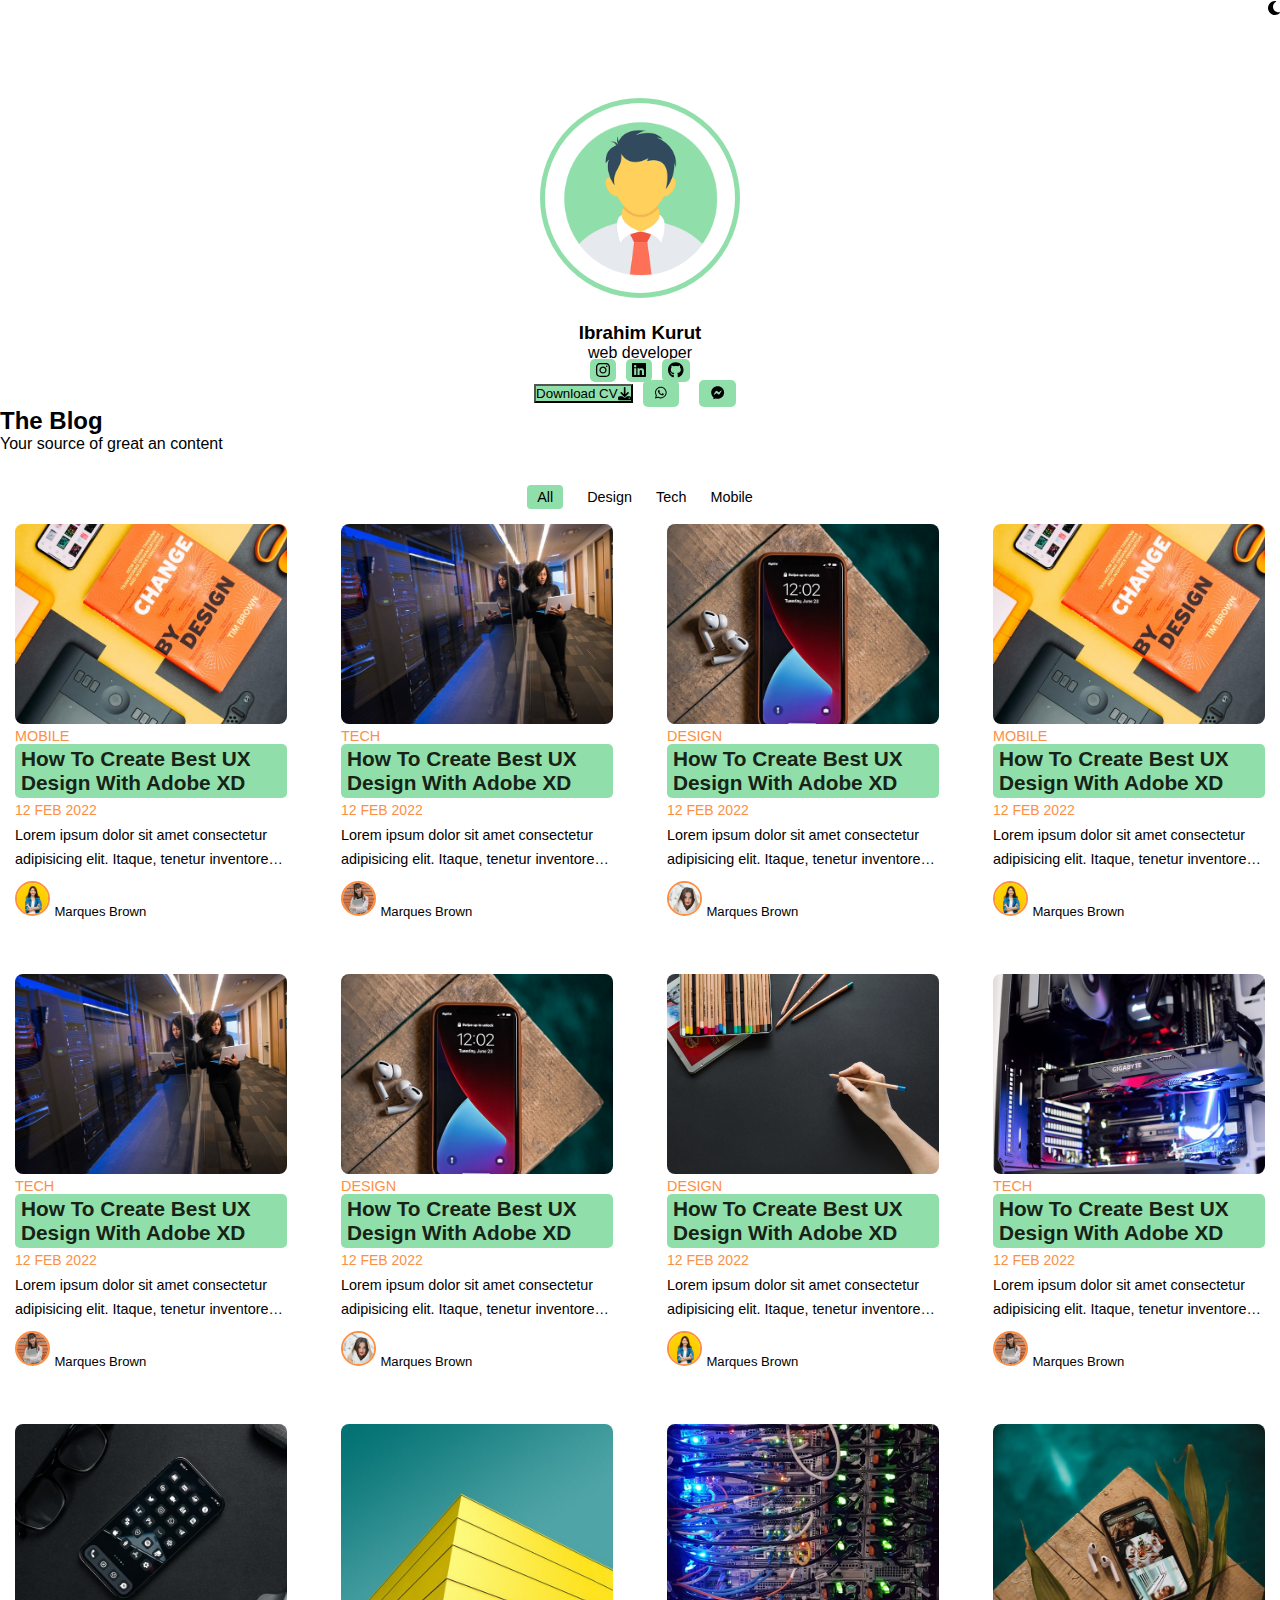
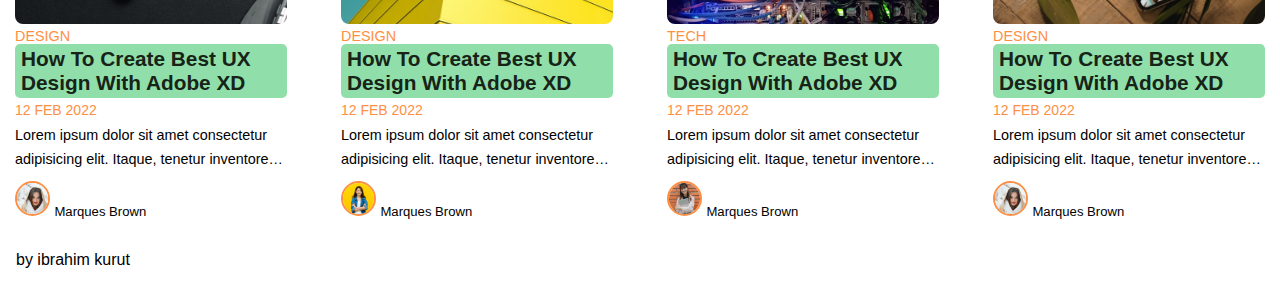
<file: page as instegram/index.html>
<!DOCTYPE html>
<html lang="en">

<head>
    <meta charset="UTF-8">
    <meta http-equiv="X-UA-Compatible" content="IE=edge">
    <meta name="viewport" content="width=device-width, initial-scale=1.0">
    <link href="https://cdn.jsdelivr.net/npm/bootstrap@5.0.2/dist/css/bootstrap.min.css" rel="stylesheet"
        integrity="sha384-EVSTQN3/azprG1Anm3QDgpJLIm9Nao0Yz1ztcQTwFspd3yD65VohhpuuCOmLASjC" crossorigin="anonymous">
    <link rel="stylesheet" href="css/all.min.css">
    <link rel="stylesheet" href="css/main.css">
    <title>Blog</title>
</head>

<body>
    <header>
        <div class="container mt-5">
            <div class="dark"><i class="fa-solid fa-moon"></i></div>
            <div class="whitee"><i class="fa-solid fa-sun"></i></div>
        </div>
    </header>
    <div class="content topHeader">
        <div class="img">
            <img src="img/user.png" alt="">
        </div>
        <div class="info">
            <h3>Ibrahim Kurut</h3>
            <p>web developer</p>
        </div>
        <div class="socialMedia">
            <p><a href=""><i class="fa-brands fa-instagram"></i></a></p>
            <p><a href=""><i class="fa-brands fa-linkedin"></i></a></p>
            <p><a href=""><i class="fa-brands fa-github"></i></a></p>
        </div>
    </div>
    <div class="btn">
        <button class="btn btnBgColor">Download CV <i class="fa-solid fa-download"></i></i></button>
        <button class="callme"><i class="fa-brands fa-whatsapp"></i></button>
        <button class="callme"><i class="fa-brands fa-facebook-messenger"></i></button>
    </div>
    <!-- Home -->
    <section class="home" id="home">
        <div class="home-text container text-center">
            <h2 class="home-title">The Blog</h2>
            <span class="home-subtitle">Your source of great an content
        </div>
    </section>
    <!-- Post Filter -->
    <div class="post-filter container">
        <span class="filter-item active-filter" data-filter='all'>All</span>
        <span class="filter-item" data-filter='design'>Design</span>
        <span class="filter-item" data-filter='tech'>Tech</span>
        <span class="filter-item" data-filter='mobile'>Mobile</span>
    </div>
    <!-- Pasts-->
    <section class="post container">
        <!-- Post Box 1 -->
        <div class="post-box mobile">
            <img src="img/post-1.jpg" alt="" class="post-img">
            <h2 class="category">Mobile</h2>
            <a href="post-page.html" class="post-title">
                How To Create Best UX Design With Adobe XD
            </a>
            <span class="post-date">12 Feb 2022</span>
            <p class="post-decription">Lorem ipsum dolor sit amet consectetur adipisicing elit. Itaque, tenetur
                inventore praesentium suscipit sed similique?
            </p>
            <!-- Profile -->
            <div class="profile">
                <img src="img/profile-1.jpg" alt="" class="profile-img">
                <span class="profile-name">Marques Brown</span>

            </div>
        </div>
        <!-- Post Box 2 -->
        <div class="post-box tech">
            <img src="img/post-2.jpg" alt="" class="post-img">
            <h2 class="category">Tech</h2>
            <a href="post-page.html" class="post-title">
                How To Create Best UX Design With Adobe XD
            </a>
            <span class="post-date">12 Feb 2022</span>
            <p class="post-decription">Lorem ipsum dolor sit amet consectetur adipisicing elit. Itaque, tenetur
                inventore praesentium suscipit sed similique?
            </p>
            <!-- Profile -->
            <div class="profile">
                <img src="img/profile-2.jpg" alt="" class="profile-img">
                <span class="profile-name">Marques Brown</span>
            </div>
        </div>
        <!-- Post Box 3 -->
        <div class="post-box mobile">
            <img src="img/post-3.jpg" alt="" class="post-img">
            <h2 class="category">Design</h2>
            <a href="post-page.html" class="post-title">
                How To Create Best UX Design With Adobe XD
            </a>
            <span class="post-date">12 Feb 2022</span>
            <p class="post-decription">Lorem ipsum dolor sit amet consectetur adipisicing elit. Itaque, tenetur
                inventore praesentium suscipit sed similique?
            </p>
            <!-- Profile -->
            <div class="profile">
                <img src="img/profile-3.jpg" alt="" class="profile-img">
                <span class="profile-name">Marques Brown</span>
            </div>
        </div>
        <!-- Post Box 1 -->
        <div class="post-box mobile">
            <img src="img/post-1.jpg" alt="" class="post-img">
            <h2 class="category">Mobile</h2>
            <a href="post-page.html" class="post-title">
                How To Create Best UX Design With Adobe XD
            </a>
            <span class="post-date">12 Feb 2022</span>
            <p class="post-decription">Lorem ipsum dolor sit amet consectetur adipisicing elit. Itaque, tenetur
                inventore praesentium suscipit sed similique?
            </p>
            <!-- Profile -->
            <div class="profile">
                <img src="img/profile-1.jpg" alt="" class="profile-img">
                <span class="profile-name">Marques Brown</span>

            </div>
        </div>
        <!-- Post Box 2 -->
        <div class="post-box tech">
            <img src="img/post-2.jpg" alt="" class="post-img">
            <h2 class="category">Tech</h2>
            <a href="post-page.html" class="post-title">
                How To Create Best UX Design With Adobe XD
            </a>
            <span class="post-date">12 Feb 2022</span>
            <p class="post-decription">Lorem ipsum dolor sit amet consectetur adipisicing elit. Itaque, tenetur
                inventore praesentium suscipit sed similique?
            </p>
            <!-- Profile -->
            <div class="profile">
                <img src="img/profile-2.jpg" alt="" class="profile-img">
                <span class="profile-name">Marques Brown</span>
            </div>
        </div>
        <!-- Post Box 3 -->
        <div class="post-box mobile">
            <img src="img/post-3.jpg" alt="" class="post-img">
            <h2 class="category">Design</h2>
            <a href="post-page.html" class="post-title">
                How To Create Best UX Design With Adobe XD
            </a>
            <span class="post-date">12 Feb 2022</span>
            <p class="post-decription">Lorem ipsum dolor sit amet consectetur adipisicing elit. Itaque, tenetur
                inventore praesentium suscipit sed similique?
            </p>
            <!-- Profile -->
            <div class="profile">
                <img src="img/profile-3.jpg" alt="" class="profile-img">
                <span class="profile-name">Marques Brown</span>
            </div>
        </div>

        <!-- ____________________________ -->

        <!-- Post Box 4 -->
        <div class="post-box design">
            <img src="img/post-4.jpg" alt="" class="post-img">
            <h2 class="category">Design</h2>
            <a href="post-page.html" class="post-title">
                How To Create Best UX Design With Adobe XD
            </a>
            <span class="post-date">12 Feb 2022</span>
            <p class="post-decription">Lorem ipsum dolor sit amet consectetur adipisicing elit. Itaque, tenetur
                inventore praesentium suscipit sed similique?
            </p>
            <!-- Profile -->
            <div class="profile">
                <img src="img/profile-1.jpg" alt="" class="profile-img">
                <span class="profile-name">Marques Brown</span>

            </div>
        </div>
        <!-- Post Box 5 -->
        <div class="post-box tech">
            <img src="img/post-5.jpg" alt="" class="post-img">
            <h2 class="category">Tech</h2>
            <a href="post-page.html" class="post-title">
                How To Create Best UX Design With Adobe XD
            </a>
            <span class="post-date">12 Feb 2022</span>
            <p class="post-decription">Lorem ipsum dolor sit amet consectetur adipisicing elit. Itaque, tenetur
                inventore praesentium suscipit sed similique?
            </p>
            <!-- Profile -->
            <div class="profile">
                <img src="img/profile-2.jpg" alt="" class="profile-img">
                <span class="profile-name">Marques Brown</span>
            </div>
        </div>
        <!-- Post Box 6 -->
        <div class="post-box mobile">
            <img src="img/post-6.jpg" alt="" class="post-img">
            <h2 class="category">Design</h2>
            <a href="post-page.html" class="post-title">
                How To Create Best UX Design With Adobe XD
            </a>
            <span class="post-date">12 Feb 2022</span>
            <p class="post-decription">Lorem ipsum dolor sit amet consectetur adipisicing elit. Itaque, tenetur
                inventore praesentium suscipit sed similique?
            </p>
            <!-- Profile -->
            <div class="profile">
                <img src="img/profile-3.jpg" alt="" class="profile-img">
                <span class="profile-name">Marques Brown</span>
            </div>
        </div>

        <!-- ____________________________ -->

        <!-- Post Box 7 -->
        <div class="post-box design">
            <img src="img/post-7.jpg" alt="" class="post-img">
            <h2 class="category">Design</h2>
            <a href="post-page.html" class="post-title">
                How To Create Best UX Design With Adobe XD
            </a>
            <span class="post-date">12 Feb 2022</span>
            <p class="post-decription">Lorem ipsum dolor sit amet consectetur adipisicing elit. Itaque, tenetur
                inventore praesentium suscipit sed similique?
            </p>
            <!-- Profile -->
            <div class="profile">
                <img src="img/profile-1.jpg" alt="" class="profile-img">
                <span class="profile-name">Marques Brown</span>

            </div>
        </div>
        <!-- Post Box 8 -->
        <div class="post-box tech">
            <img src="img/post-8.jpg" alt="" class="post-img">
            <h2 class="category">Tech</h2>
            <a href="post-page.html" class="post-title">
                How To Create Best UX Design With Adobe XD
            </a>
            <span class="post-date">12 Feb 2022</span>
            <p class="post-decription">Lorem ipsum dolor sit amet consectetur adipisicing elit. Itaque, tenetur
                inventore praesentium suscipit sed similique?
            </p>
            <!-- Profile -->
            <div class="profile">
                <img src="img/profile-2.jpg" alt="" class="profile-img">
                <span class="profile-name">Marques Brown</span>
            </div>
        </div>
        <!-- Post Box 9 -->
        <div class="post-box design">
            <img src="img/post-9.jpg" alt="" class="post-img">
            <h2 class="category">Design</h2>
            <a href="post-page.html" class="post-title">
                How To Create Best UX Design With Adobe XD
            </a>
            <span class="post-date">12 Feb 2022</span>
            <p class="post-decription">Lorem ipsum dolor sit amet consectetur adipisicing elit. Itaque, tenetur
                inventore praesentium suscipit sed similique?
            </p>
            <!-- Profile -->
            <div class="profile">
                <img src="img/profile-3.jpg" alt="" class="profile-img">
                <span class="profile-name">Marques Brown</span>
            </div>
        </div>
    </section>
    <!-- Footer -->
    <div class="footer">
        <div class="container">
            <p>by ibrahim kurut</p>
        </div>

    </div>
    <script src="js/jquery-3.6.0.min.js"></script>
    <script src="js/all.min.js"></script>
    <script src="https://cdn.jsdelivr.net/npm/bootstrap@5.0.2/dist/js/bootstrap.bundle.min.js"
        integrity="sha384-MrcW6ZMFYlzcLA8Nl+NtUVF0sA7MsXsP1UyJoMp4YLEuNSfAP+JcXn/tWtIaxVXM"
        crossorigin="anonymous"></script>
    <script src="js/main.js"></script>
</body>

</html>
</file>
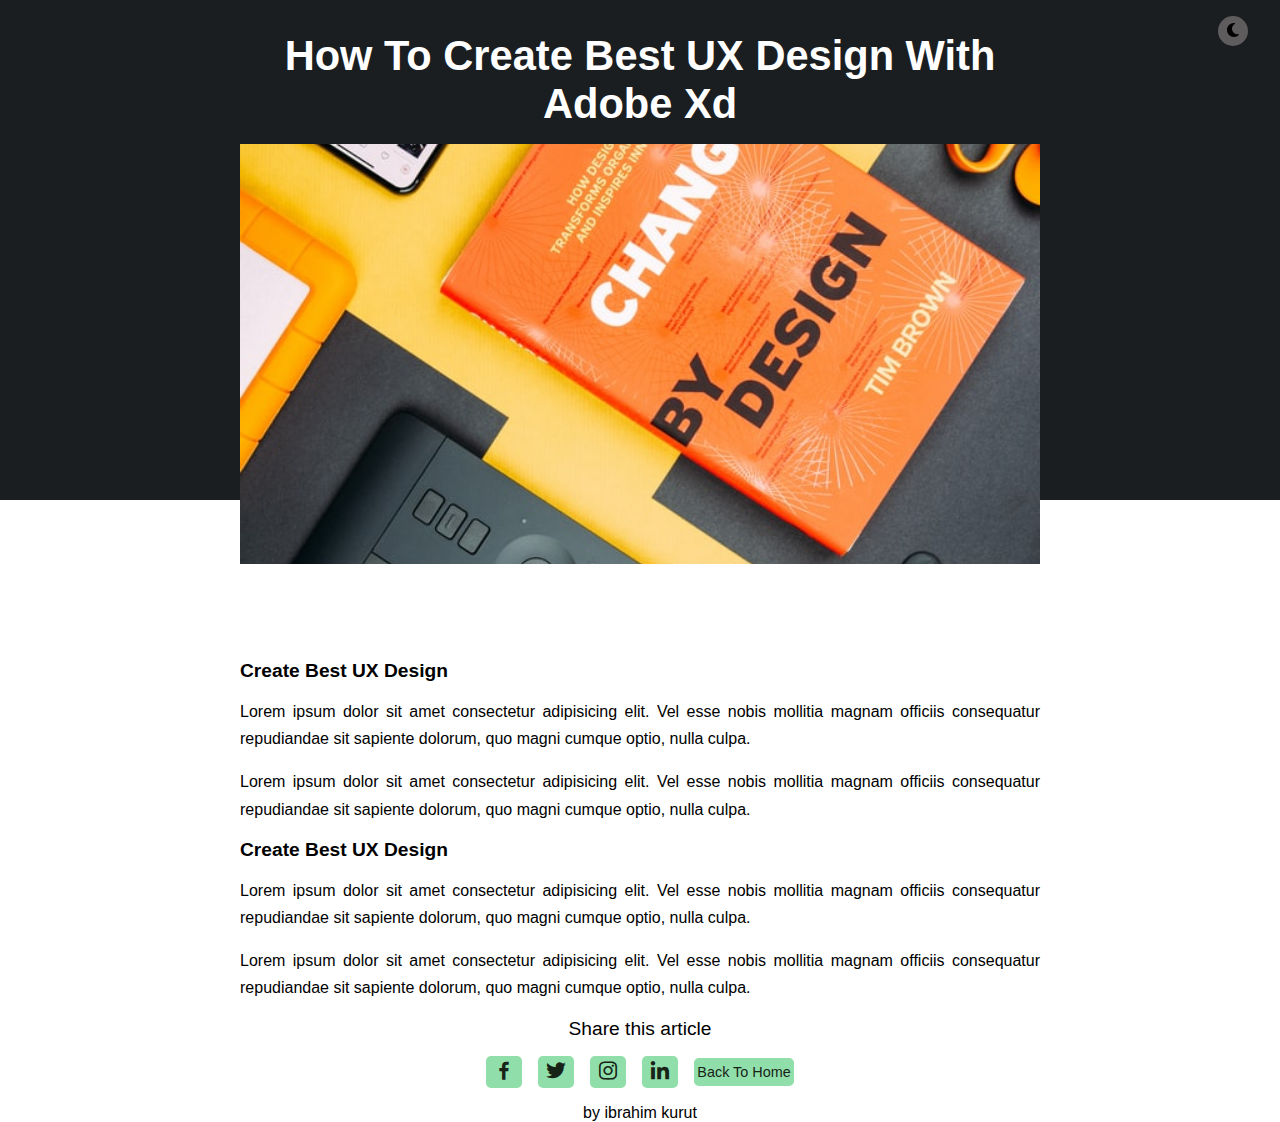
<file: page as instegram/post-page.html>
<!DOCTYPE html>
<html lang="en">

<head>
    <meta charset="UTF-8">
    <meta http-equiv="X-UA-Compatible" content="IE=edge">
    <meta name="viewport" content="width=device-width, initial-scale=1.0">
    <link href="https://cdn.jsdelivr.net/npm/bootstrap@5.0.2/dist/css/bootstrap.min.css" rel="stylesheet"
        integrity="sha384-EVSTQN3/azprG1Anm3QDgpJLIm9Nao0Yz1ztcQTwFspd3yD65VohhpuuCOmLASjC" crossorigin="anonymous">
    <link rel="stylesheet" href="css/all.min.css">
    <link rel="stylesheet" href="css/main.css">
    <!-- Box Icons -->
    <link href=https://unpkg.com/boxicons@2.1.1/css/boxicons.min.css rel='stylesheet'>
    <title>Post Page</title>
</head>

<body>
    <div class="iconArea">

        <div class="dark"><i class="fa-solid fa-moon"></i></div>
        <div class="whitee"><i class="fa-solid fa-sun"></i></div>

    </div>
    <!-- __________________________ Post Content  ___________________________ -->
    <section class="post-header">
        <div class="header-content post-container">

            <!-- Title -->
            <h1 class="header-title">How To Create Best UX Design With Adobe Xd</h1>
            <!-- Post Image-->
            <img src="img/post-1.jpg" alt="" class="header-img">

        </div>

    </section>

    <!-- Pasts-->
    <section class="post-content post-container">
        <h2 class="sub-heading">Create Best UX Design</h2>
        <p class="post-text">Lorem ipsum dolor sit amet consectetur adipisicing elit. Vel esse nobis mollitia magnam
            officiis consequatur repudiandae sit sapiente dolorum, quo magni cumque optio, nulla culpa.
        </p>
        <p class="post-text">Lorem ipsum dolor sit amet consectetur adipisicing elit. Vel esse nobis mollitia magnam
            officiis consequatur repudiandae sit sapiente dolorum, quo magni cumque optio, nulla culpa.
        </p>
        <h2 class="sub-heading">Create Best UX Design</h2>
        <p class="post-text">Lorem ipsum dolor sit amet consectetur adipisicing elit. Vel esse nobis mollitia magnam
            officiis consequatur repudiandae sit sapiente dolorum, quo magni cumque optio, nulla culpa.
        </p>
        <p class="post-text">Lorem ipsum dolor sit amet consectetur adipisicing elit. Vel esse nobis mollitia magnam
            officiis consequatur repudiandae sit sapiente dolorum, quo magni cumque optio, nulla culpa.
        </p>
    </section>
    <!-- Share -->
    <div class="share post-container">
        <span class="share-title">Share this article</span>
        <div class="social">
            <a href="#"><i class='bx bxl-facebook'></i></a>
            <a href="#"><i class='bx bxl-twitter'></i></a>
            <a href="#"><i class='bx bxl-instagram'></i></a>
            <a href="#"><i class='bx bxl-linkedin'></i></a>
            <!-- Back To Home -->
            <a href="index.html" class="back-home">Back To Home</a>
        </div>










        <!-- Footer -->
        <div class="container">
            <div class="text-center">
                <p>by ibrahim kurut</p>
            </div>
        </div>
        <script src="js/jquery-3.6.0.min.js"></script>
        <script src="js/all.min.js"></script>
        <script src="https://cdn.jsdelivr.net/npm/bootstrap@5.0.2/dist/js/bootstrap.bundle.min.js"
            integrity="sha384-MrcW6ZMFYlzcLA8Nl+NtUVF0sA7MsXsP1UyJoMp4YLEuNSfAP+JcXn/tWtIaxVXM"
            crossorigin="anonymous"></script>
        <script src="js/main.js"></script>
</body>

</html>
</file>
<file: page as instegram/css/main.css>
* {
    margin: 0;
    padding: 0;
    scroll-behavior: smooth;
    scroll-padding-top: 2rem;
    box-sizing: border-box;
    font-family: 'Segoe UI', Tahoma, Geneva, Verdana, sans-serif;
}

:root {
    --container-color: #1a1e21;
    --second-color: #fd8f44;
    --text-color: #172317;
    --bg-color: #fff;
    --main-color: rgb(144 223 170)
}

header {
    text-align: end;
    cursor: pointer;
    /* color: rgb(1, 23, 41); */
}



.whitee {
    display: none;
}

.content {
    display: flex;
    flex-direction: column;
    align-items: center;
    margin-top: 5rem;
}

.img {
    width: 200px;
    height: 200px;
    border: 5px solid var(--main-color);
    ;
    border-radius: 50%;
}

.img img {
    width: 100%;
    height: 100%;

}

.info {
    text-align: center;
    margin-top: 1.5rem;
}

.socialMedia {
    display: flex;
}

.socialMedia p {
    padding: 0 5px;
    font-size: 1rem;
}



a {
    text-decoration: none;
    border: none;
    padding: 3px 6px;
    background-color: var(--main-color);
    border-radius: 5px;
    color: #000000;
}

.btnBgColor {
    background-color: var(--main-color);
}

.btn {
    display: flex;
    align-items: center;
    justify-content: center;

}

.callme {
    border: none;
    padding: 6px 12px;
    margin: 0 10px;
    background-color: var(--main-color);
    border-radius: 5px;
    color: #000000;
}


/* _______________________ Post Filter _______________________ */
.post-filter {
    display: flex;
    justify-content: center;
    align-items: center;
    column-gap: 1.5rem;
    margin-top: 2rem !important;
}

.filter-item {
    font-size: 0.9rem;
    font-weight: 500;
    cursor: pointer;
}

.active-filter {
    background-color: var(--main-color);
    color: #000000;
    padding: 4px 10px;
    border-radius: 4px;
}

/* _______________________ Posts _______________________*/
.post {
    display: grid;
    grid-template-columns: repeat(auto-fit, minmax(280px, auto));
    justify-content: center;
    gap: 1.5rem;

}

.post-box {
    box-shadow: 0 4px 14px DJhs1(355deg 25% 15% / 10%);
    padding: 15px;
    border-radius: .5ren;
}

.post-img {
    width: 100%;
    height: 200px;
    object-fit: cover;
    object-position: center;
    border-radius: 0.5rem;
}

.category {
    font-size: .9rem;
    font-weight: 500;
    text-transform: uppercase;
    color: var(--second-color);
}

.post-title {
    font-size: 1.3rem;
    font-weight: 600;
    color: var(--text-color);
    /* To Remain Title In 2 Lines */
    display: -webkit-box;
    -webkit-line-clamp: 2;
    -webkit-box-orient: vertical;
    overflow: hidden;
}

.post-date {
    display: flex;
    font-size: .875rem;
    text-transform: uppercase;
    font-weight: 400;
    margin-top: 4px;
    color: var(--second-color);
}

.post-decription {
    font-size: 0.9rem;
    line-height: 1.5rem;
    margin: 5px 0 10px;
    /* To Remain Title In 2 Lines */
    display: -webkit-box;
    -webkit-line-clamp: 2;
    -webkit-box-orient: vertical;
    overflow: hidden;
}

.profile-img {
    width: 35px;
    height: 35px;
    border-radius: 50%;
    object-fit: cover;
    object-position: center;
    border: 2px solid var(--second-color);
}

.profile-name {
    font-size: .82rem;
    font-weight: 500;
}

/* _______________________ footer _______________________ */
.footer {
    display: flex;
    justify-content: space-between;
    align-items: center;
    padding: 30px 0;
}

.footer p {
    font-size: 1rem;
}

.social {
    display: flex;
    align-items: center;
    column-gap: 1rem;
}

.social .bx {
    font-size: 1.5rem;
    color: var(--text-color);
}

.social .bx:hover {
    color: var(--second-color);
    transition: .3s all linear;
}

/* _______________________ Post-Page.html _______________________ */
.post-header {
    width: 100%;
    height: 500px;
    background: var(--container-color);
}

.post-container {
    max-width: 800px;
    margin: auto;
    width: 100%;
}

.header-content {
    display: flex;
    flex-direction: column;
    align-items: center;
}

.back-home {
    color: var(--text-color);
    font-size: .9rem;
    padding: 6px 3px;
}

.header-title {
    width: 90%;
    font-size: 2.6rem;
    color: var(--bg-color);
    text-align: center;
    margin-bottom: 1rem;
    padding-top: 2rem;
}

.header-img {
    width: 100%;
    height: 420px;
    object-fit: cover;
    object-position: center;
}

.post-content {
    margin-top: 10rem !important;
}

.sub-heading {
    font-size: 1.2rem;
}

.post-text {
    font-size: 1rem;
    line-height: 1.7rem;
    margin: 1rem 0;
    text-align: justify;
}

/*_________ share ______________________ */
.share {
    display: flex;
    flex-direction: column;
    align-items: center;
    row-gap: 1rem;
}

.share-title {
    font-size: 1.2rem;
}

/* ______________________ Responsive ______________________ */
@media (max-width: 1060px) {
    .container {
        margin: 0 auto;
        width: 95%;
    }

    .home-text {
        width: 100%;
    }
}

@media (max-width: 800px) {
    .nav {
        padding: 14px 0;
    }

    .post-container {
        margin: 0 auto;
        width: 95%;
    }
}

@media (max-width: 768px) {

    .nav {
        padding: 1px 0;
    }

    section {
        padding: 2rem 0;
    }
}

.footer {
    /* background-color: var(--main-color); */
    text-align: center;
    padding: 1rem;
}


.iconArea {
    width: 30px;
    height: 30px;
    border-radius: 100%;
    background-color: #5e5c5c;
    position: absolute;
    right: 2rem;
    top: 1rem;
    display: flex;
    align-items: center;
    justify-content: center;
}
</file>
